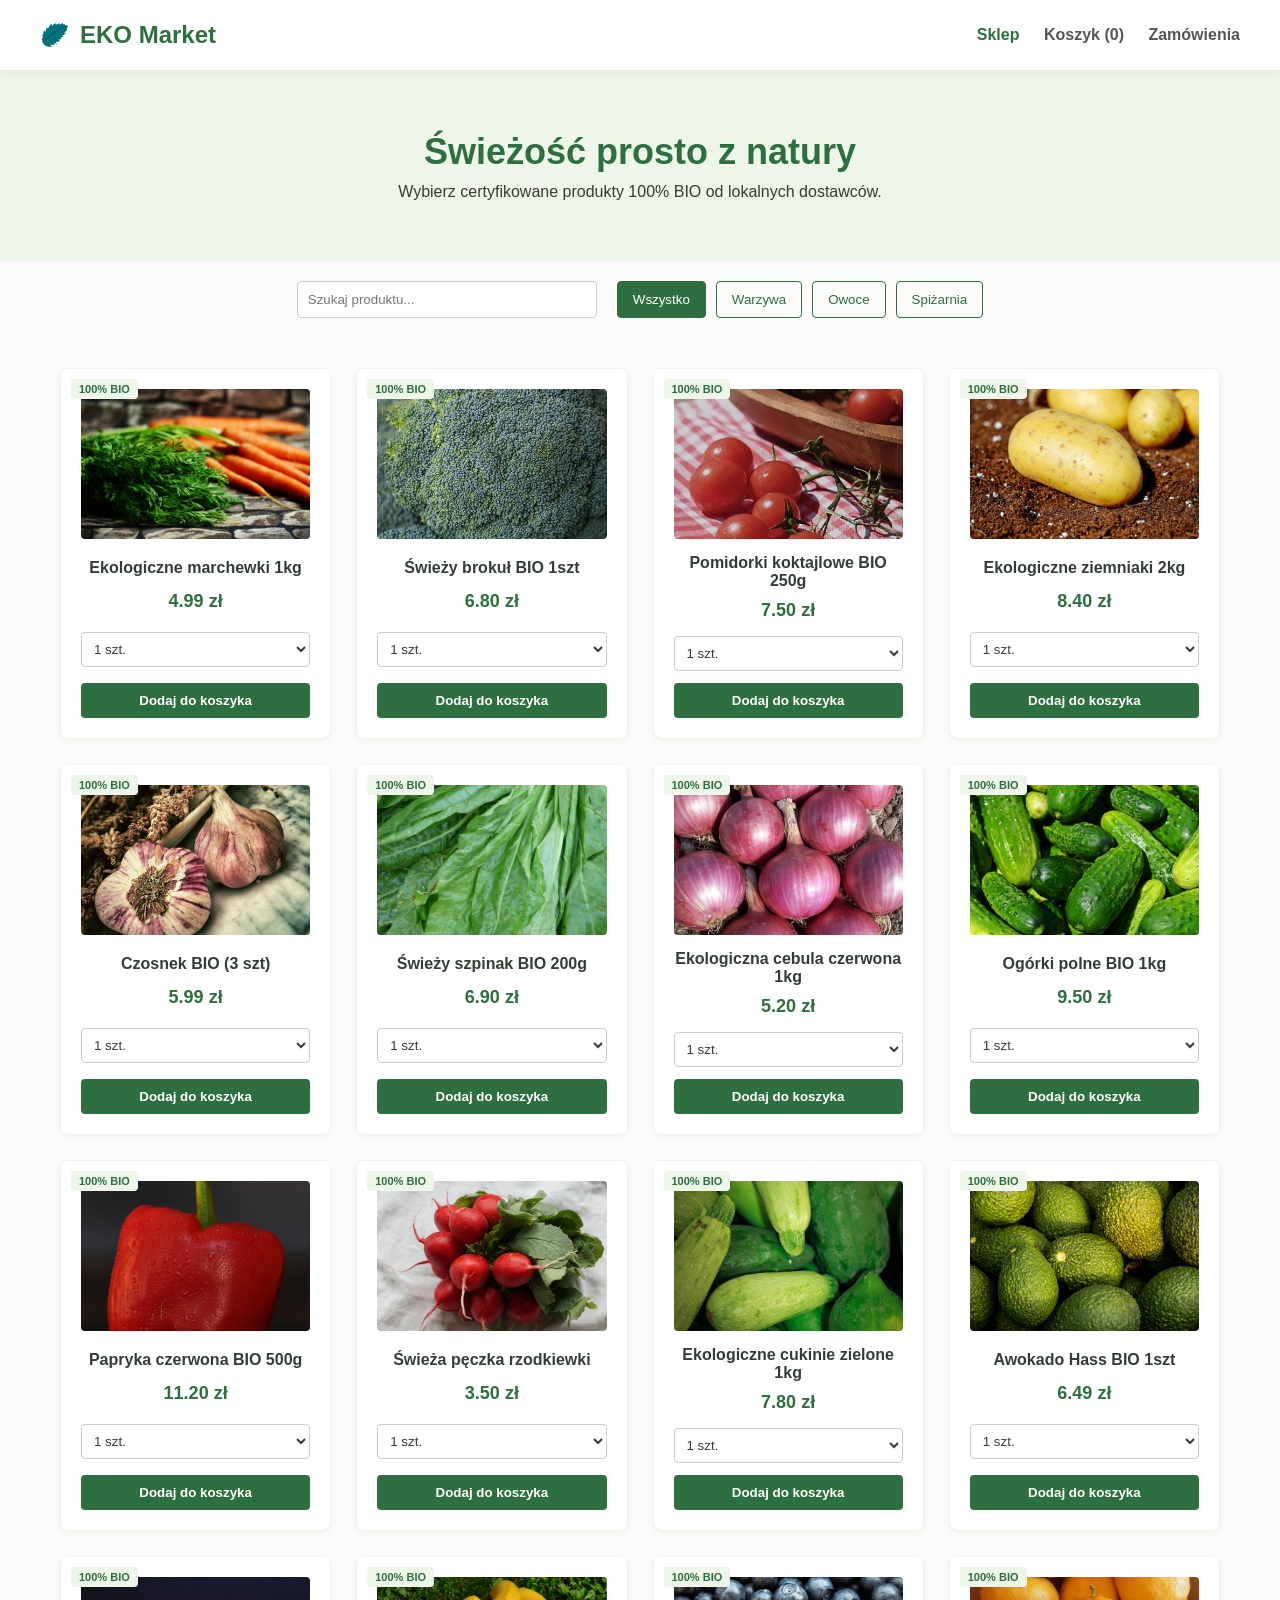
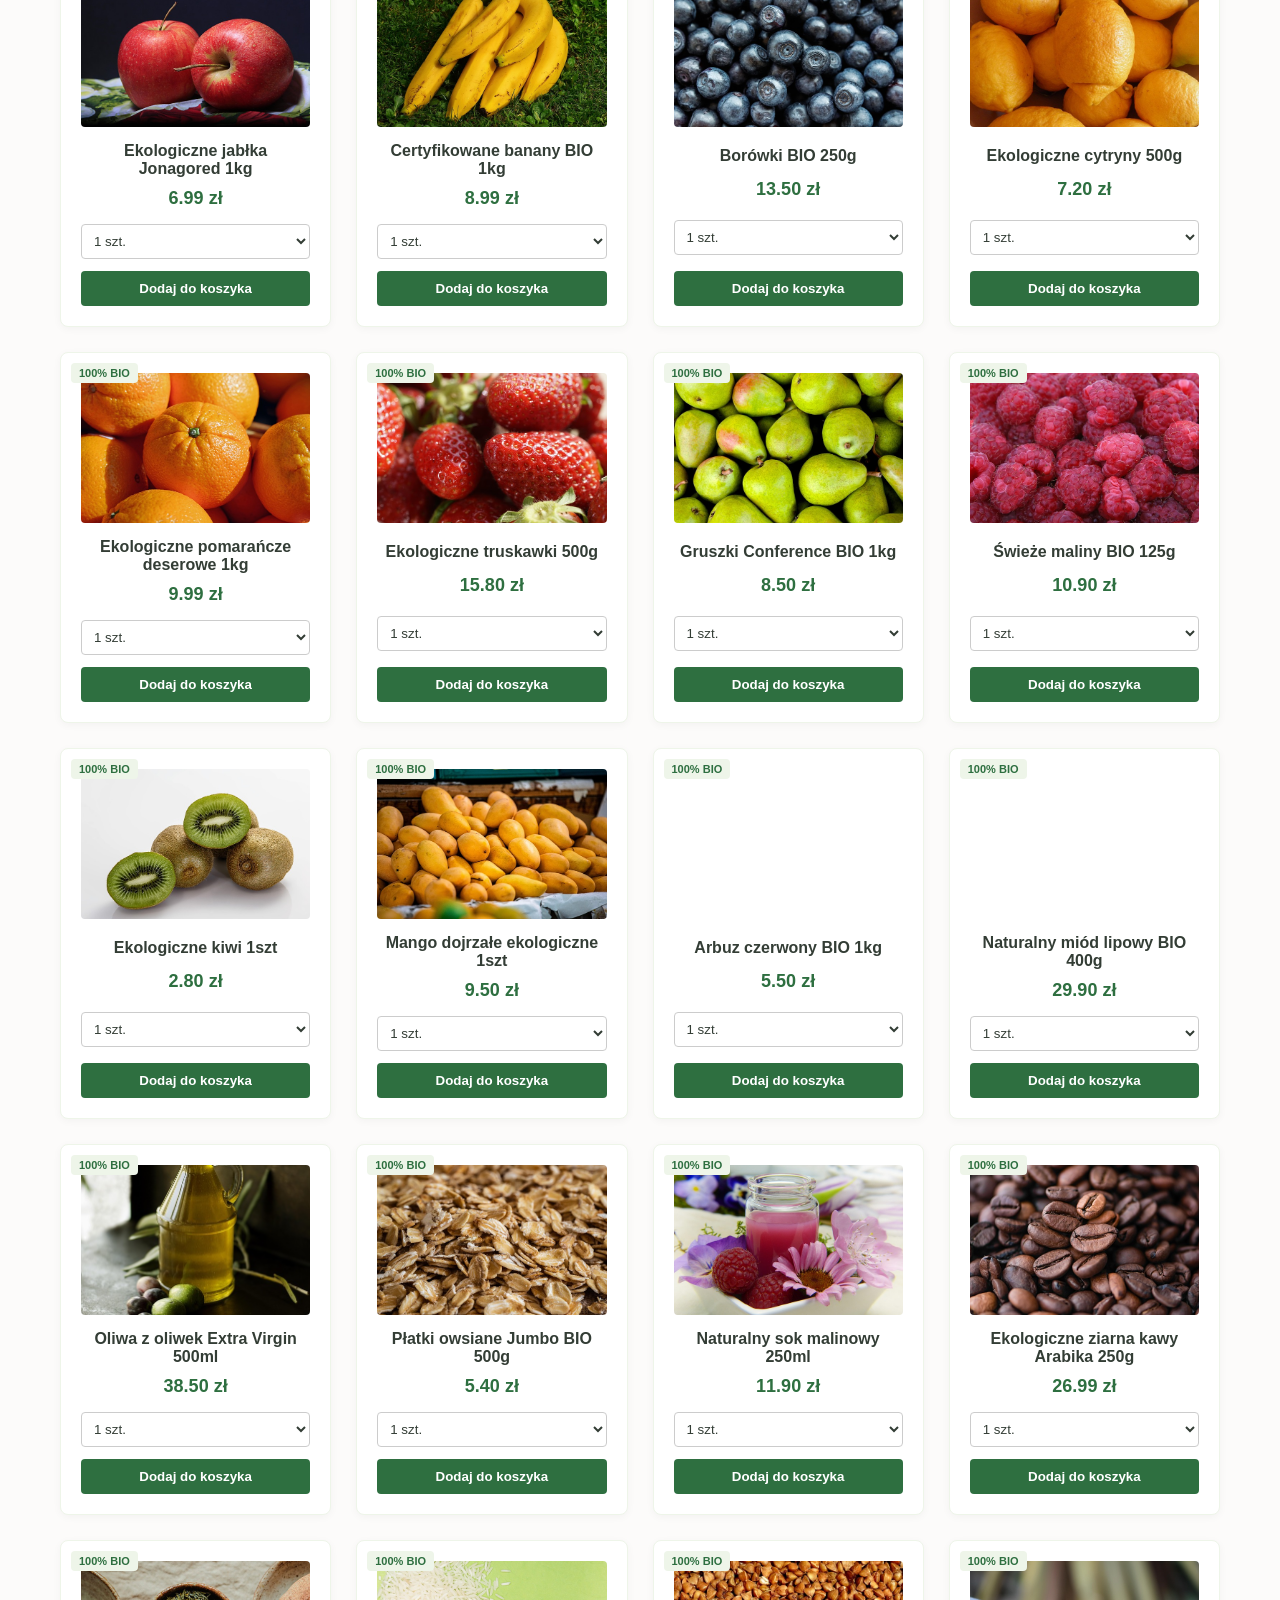
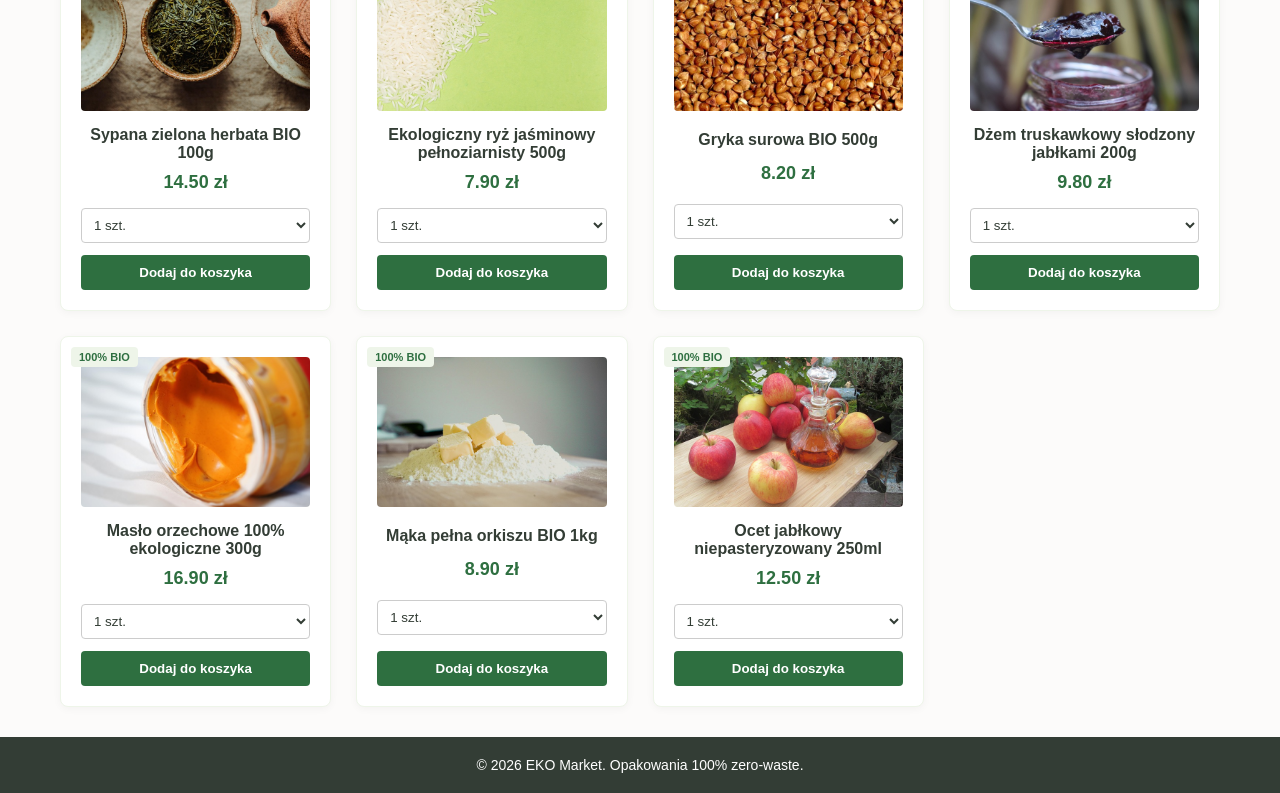
<file: index.html>
<!doctype html>
<html lang="pl">
  <head>
    <meta charset="UTF-8" />
    <meta name="viewport" content="width=device-width, initial-scale=1.0" />
    <title>EKO Market - Sklep Spożywczy</title>
    <link rel="icon" type="image/svg+xml" href="./assets/favicon.svg" />
    <link rel="stylesheet" href="./style.css" />
  </head>
  <body>
    <header>
      <a class="logo" href="./index.html">
        <img
          src="./assets/favicon.svg"
          alt="Logo EKO Market"
          width="30"
          height="30"
        />
        EKO Market
      </a>
      <nav>
        <a href="./index.html" class="active">Sklep</a>
        <a href="./pages/cart.html"
          >Koszyk (<span id="licznik-koszyka">0</span>)</a
        >
        <a href="./pages/orders.html">Zamówienia</a>
      </nav>
    </header>

    <section class="hero">
      <h1>Świeżość prosto z natury</h1>
      <p>Wybierz certyfikowane produkty 100% BIO od lokalnych dostawców.</p>
    </section>

    <div class="kontrola-sklepu">
      <input type="text" id="wyszukiwarka" placeholder="Szukaj produktu..." />
      <div class="filtry">
        <button class="btn-filtr active" data-kat="wszystkie">Wszystko</button>
        <button class="btn-filtr" data-kat="vegetables">Warzywa</button>
        <button class="btn-filtr" data-kat="fruits">Owoce</button>
        <button class="btn-filtr" data-kat="pantry">Spiżarnia</button>
      </div>
    </div>

    <main class="kontener">
      <div id="grid-produktow" class="grid-produktow"></div>
    </main>

    <footer>
      <p>&copy; 2026 EKO Market. Opakowania 100% zero-waste.</p>
    </footer>

    <script src="./scripts/index.mjs" type="module"></script>
  </body>
</html>
</file>
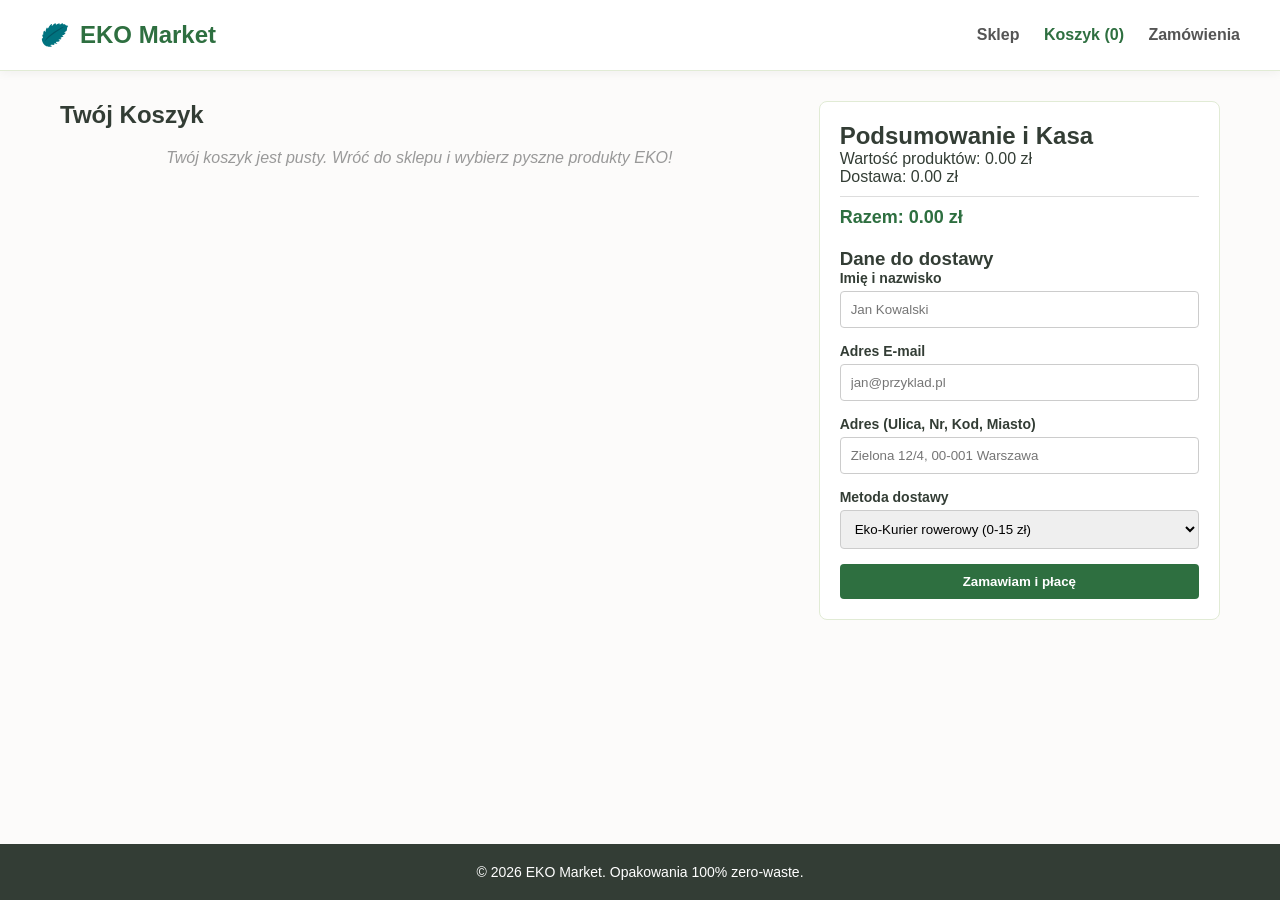
<file: pages/cart.html>
<!doctype html>
<html lang="pl">
  <head>
    <meta charset="UTF-8" />
    <meta name="viewport" content="width=device-width, initial-scale=1.0" />
    <title>Twój Koszyk - EKO Market</title>
    <link rel="icon" type="image/svg+xml" href="../assets/favicon.svg" />
    <link rel="stylesheet" href="../style.css" />
  </head>
  <body>
    <header>
      <a class="logo" href="../index.html">
        <img
          src="../assets/favicon.svg"
          alt="Logo EKO Market"
          width="30"
          height="30"
        />
        EKO Market
      </a>
      <nav>
        <a href="../index.html">Sklep</a>
        <a href="./cart.html" class="active"
          >Koszyk (<span id="licznik-koszyka">0</span>)</a
        >
        <a href="./orders.html">Zamówienia</a>
      </nav>
    </header>

    <main class="kontener">
      <section class="sekcja-koszyka">
        <h2>Twój Koszyk</h2>
        <div id="lista-koszyka"></div>
      </section>

      <section class="sekcja-kasy">
        <h2>Podsumowanie i Kasa</h2>
        <div class="podsumowanie-ceny">
          <p>Wartość produktów: <span id="suma-produktow">0.00</span> zł</p>
          <p>Dostawa: <span id="koszt-dostawy">0.00</span> zł</p>
          <hr />
          <p class="suma-calkowita">
            Razem: <span id="suma-calkowita">0.00</span> zł
          </p>
        </div>

        <form id="formularz-zamowienia">
          <h3>Dane do dostawy</h3>
          <div class="pole-formularza">
            <label for="imie">Imię i nazwisko</label>
            <input type="text" id="imie" required placeholder="Jan Kowalski" />
          </div>
          <div class="pole-formularza">
            <label for="email">Adres E-mail</label>
            <input
              type="email"
              id="email"
              required
              placeholder="jan@przyklad.pl"
            />
          </div>
          <div class="pole-formularza">
            <label for="adres">Adres (Ulica, Nr, Kod, Miasto)</label>
            <input
              type="text"
              id="adres"
              required
              placeholder="Zielona 12/4, 00-001 Warszawa"
            />
          </div>
          <div class="pole-formularza">
            <label for="dostawa">Metoda dostawy</label>
            <select id="dostawa">
              <option value="rower">Eko-Kurier rowerowy (0-15 zł)</option>
              <option value="paczkomat">
                Paczkomat - eko opakowanie (12 zł)
              </option>
            </select>
          </div>
          <button type="submit" class="btn-kup">Zamawiam i płacę</button>
        </form>
      </section>
    </main>

    <footer>
      <p>&copy; 2026 EKO Market. Opakowania 100% zero-waste.</p>
    </footer>

    <script src="../scripts/cart.mjs" type="module"></script>
  </body>
</html>
</file>
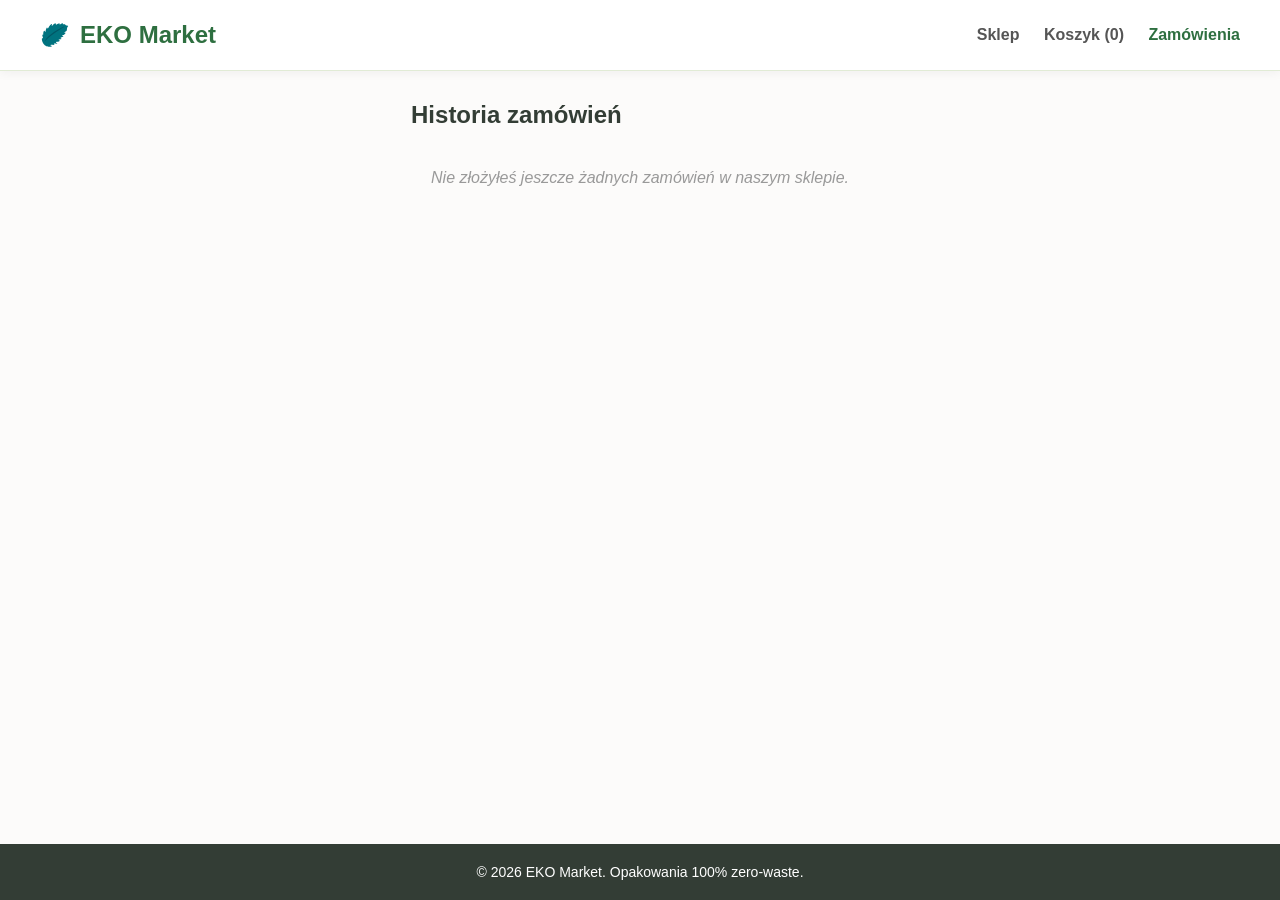
<file: pages/orders.html>
<!doctype html>
<html lang="pl">
  <head>
    <meta charset="UTF-8" />
    <meta name="viewport" content="width=device-width, initial-scale=1.0" />
    <title>Moje Zamówienia - EKO Market</title>
    <link rel="icon" type="image/svg+xml" href="../assets/favicon.svg" />
    <link rel="stylesheet" href="../style.css" />
  </head>
  <body>
    <header>
      <a class="logo" href="../index.html">
        <img
          src="../assets/favicon.svg"
          alt="Logo EKO Market"
          width="30"
          height="30"
        />
        EKO Market
      </a>
      <nav>
        <a href="../index.html">Sklep</a>
        <a href="./cart.html">Koszyk (<span id="licznik-koszyka">0</span>)</a>
        <a href="./orders.html" class="active">Zamówienia</a>
      </nav>
    </header>

    <main class="kontener-waski">
      <div class="naglowek-sekcji">
        <h2>Historia zamówień</h2>
      </div>

      <div id="lista-zamowien"></div>
    </main>

    <footer>
      <p>&copy; 2026 EKO Market. Opakowania 100% zero-waste.</p>
    </footer>

    <script src="../scripts/orders.mjs" type="module"></script>
  </body>
</html>
</file>
<file: style.css>
/* GLOBALNE */
* {
  margin: 0;
  padding: 0;
  box-sizing: border-box;
  font-family: 'Segoe UI', Tahoma, Geneva, Verdana, sans-serif;
}

html {
  scrollbar-width: none;
  -ms-overflow-style: none;
}

html::-webkit-scrollbar {
  display: none;
}

body {
  background-color: #fcfbfa;
  color: #333d35;
  display: flex;
  flex-direction: column;
  min-height: 100vh;
}

/* NAWIGACJA */
header {
  background-color: #ffffff;
  display: flex;
  justify-content: space-between;
  align-items: center;
  padding: 20px 40px;
  border-bottom: 1px solid #e1ebd5;
  position: sticky;
  top: 0;
  z-index: 1000;
  box-shadow: 0 2px 10px rgba(0, 0, 0, 0.05);
}

header .logo {
  font-size: 24px;
  font-weight: bold;
  color: #2e6f40;
  display: flex;
  align-items: center;
  gap: 10px;
  text-decoration: none;
  user-select: none;
}

header .logo img {
  display: block;
}

nav a {
  text-decoration: none;
  color: #555;
  margin-left: 20px;
  font-weight: 600;
}

nav a:hover,
nav a.active {
  color: #2e6f40;
}

/* LAYOUT */
.kontener {
  max-width: 1200px;
  margin: 30px auto;
  padding: 0 20px;
  flex: 1;
  display: block;
  width: 100%;
}

.kontener-waski {
  max-width: 800px;
  margin: 30px auto;
  padding: 0 20px;
  flex: 1;
}

/* WYSZUKIWARKA I FILTRY */
.hero {
  background-color: #eef5e9;
  text-align: center;
  padding: 60px 20px;
}

.hero h1 {
  color: #2e6f40;
  font-size: 36px;
  margin-bottom: 10px;
}

.kontrola-sklepu {
  max-width: 1200px;
  margin: 20px auto 0 auto;
  padding: 0 20px;
  display: flex;
  justify-content: space-between;
  align-items: center;
  gap: 20px;
  flex-wrap: wrap;
}

#wyszukiwarka {
  padding: 10px;
  width: 300px;
  border: 1px solid #ccc;
  border-radius: 4px;
}

.filtry {
  display: flex;
  gap: 10px;
}

.btn-filtr {
  padding: 10px 15px;
  border: 1px solid #2e6f40;
  background: transparent;
  color: #2e6f40;
  cursor: pointer;
  border-radius: 4px;
}

.btn-filtr.active,
.btn-filtr:hover {
  background: #2e6f40;
  color: white;
}

/* SIATKA PRODUKTÓW */
.grid-produktow {
  display: grid !important;
  grid-template-columns: repeat(auto-fill, minmax(250px, 1fr)) !important;
  gap: 25px !important;
  margin-top: 20px;
  width: 100%;
}

.sekcja-koszyka {
  flex: 2;
}

.sekcja-kasy {
  flex: 1;
  background: #fff;
  padding: 20px;
  border-radius: 8px;
  border: 1px solid #e1ebd5;
}

/* PRODUKT */
.wybor-ilosci-sklep {
  margin-bottom: 12px;
  width: 100%;
}

.wybor-ilosci-sklep select {
  width: 100%;
  padding: 8px;
  border: 1px solid #ccc;
  border-radius: 4px;
  background-color: #fff;
  color: #333d35;
  font-weight: 500;
  cursor: pointer;
}

.btn-dodano-aktywne {
  background-color: #777777 !important;
  color: #ffffff !important;
  cursor: not-allowed !important;
}

.logo {
  display: flex;
  align-items: center;
  gap: 10px;
  font-weight: bold;
  user-select: none;
  text-decoration: none;
}

.logo img {
  display: block;
}

/* PRZYCISKI */
button {
  transition: all 0.2s ease;
}

button:active {
  transform: scale(0.96);
}

.karta-produktu {
  background: white;
  border: 1px solid #eef5e9;
  border-radius: 8px;
  padding: 20px;
  text-align: center;
  box-shadow: 0 2px 8px rgba(0, 0, 0, 0.04);
  display: flex;
  flex-direction: column;
  justify-content: space-between;
  height: 100%;
  position: relative;
}

.tag-bio {
  position: absolute;
  top: 10px;
  left: 10px;
  background: #eef5e9;
  color: #2e6f40;
  padding: 4px 8px;
  font-size: 11px;
  font-weight: bold;
  border-radius: 4px;
  z-index: 1;
}

.karta-produktu img {
  width: 100%;
  height: 150px;
  object-fit: cover;
  border-radius: 4px;
  margin-bottom: 15px;
}

.karta-produktu h3 {
  font-size: 16px;
  margin-bottom: 10px;
  color: #333d35;
}

.karta-produktu .cena {
  color: #2e6f40;
  font-weight: bold;
  margin-bottom: 15px;
  font-size: 18px;
}

.btn-dodaj,
.btn-kup {
  background: #2e6f40;
  color: white;
  border: none;
  padding: 10px 20px;
  width: 100%;
  border-radius: 4px;
  cursor: pointer;
  font-weight: bold;
}

.btn-dodaj:hover,
.btn-kup:hover {
  background: #235431;
  transform: translateY(-1px);
}

.btn-usun-mini {
  background: #777;
  color: white;
  border: none;
  padding: 5px 10px;
  border-radius: 4px;
  cursor: pointer;
}

.btn-usun-mini:hover {
  background: #666;
  transform: translateY(-1px);
}

.btn-anuluj-zamowienie:hover {
  background-color: #cc3b3b !important;
  transform: translateY(-1px);
}

/* ELEMENTY KOSZYKA */
.element-koszyka {
  display: flex;
  justify-content: space-between;
  align-items: center;
  background: #ffffff;
  padding: 20px;
  margin-bottom: 15px;
  border-radius: 8px;
  border: 1px solid #eef5e9;
  box-shadow: 0 2px 6px rgba(0, 0, 0, 0.02);
  transition: transform 0.2s ease;
}

.element-koszyka:hover {
  transform: translateY(-2px);
  border-color: #e1ebd5;
}

.dane-produktu-koszyk h4 {
  font-size: 16px;
  color: #333d35;
  margin-bottom: 4px;
}

.dane-produktu-koszyk small {
  color: #7f8c8d;
  font-size: 13px;
}

.prawa-strona-koszyk {
  display: flex;
  align-items: center;
  gap: 25px;
}

.kontrola-ilosci {
  display: flex;
  align-items: center;
  border: 1px solid #ccc;
  border-radius: 4px;
  overflow: hidden;
  background: #fcfbfa;
}

.kontrola-ilosci button {
  padding: 8px 12px;
  background: #f0f0f0;
  border: none;
  cursor: pointer;
  font-weight: bold;
  color: #333d35;
}

.kontrola-ilosci button:hover {
  background: #e0e0e0;
  transform: translateY(-1px);
}

.kontrola-ilosci input[type='number'] {
  width: 45px;
  text-align: center;
  border: none;
  background: transparent;
  padding: 4px 0;
  font-weight: bold;
  font-size: 14px;
  color: #333d35;
}

.kontrola-ilosci input::-webkit-outer-spin-button,
.kontrola-ilosci input::-webkit-inner-spin-button {
  -webkit-appearance: none;
  margin: 0;
}

.kontrola-ilosci input[type='number'] {
  appearance: textfield;
  -moz-appearance: textfield;
}

.cena-pozycji {
  font-weight: bold;
  color: #2e6f40;
  font-size: 16px;
  min-width: 85px;
  text-align: right;
}

.btn-delete {
  background: #ff4d4d;
  color: white;
  border: none;
  padding: 8px 14px;
  border-radius: 4px;
  cursor: pointer;
  font-weight: bold;
  font-size: 13px;
}

.btn-delete:hover {
  background: #cc3b3b;
  transform: translateY(-1px);
}

/* FORMULARZE */
.podsumowanie-ceny {
  margin-bottom: 20px;
  font-size: 16px;
}
.podsumowanie-ceny hr {
  margin: 10px 0;
  border: 0;
  border-top: 1px solid #ddd;
}
.suma-calkowita {
  font-weight: bold;
  font-size: 18px;
  color: #2e6f40;
}

.pole-formularza {
  margin-bottom: 15px;
}
.pole-formularza label {
  display: block;
  margin-bottom: 5px;
  font-size: 14px;
  font-weight: 600;
}
.pole-formularza input,
.pole-formularza select {
  width: 100%;
  padding: 10px;
  border: 1px solid #ccc;
  border-radius: 4px;
}

/* ZAMÓWIENIA */
.naglowek-sekcji {
  display: flex;
  justify-content: space-between;
  align-items: center;
  margin-bottom: 20px;
}

.karta-zamowienia {
  background: white;
  border: 1px solid #ddd;
  border-radius: 6px;
  padding: 15px;
  margin-bottom: 15px;
}

.naglowek-zamowienia {
  display: flex;
  justify-content: space-between;
  font-weight: bold;
  color: #2e6f40;
  border-bottom: 1px solid #eee;
  padding-bottom: 10px;
  margin-bottom: 10px;
}

.brak-wynikow {
  text-align: center;
  color: #999;
  padding: 20px;
  font-style: italic;
}

/* STOPKA */
footer {
  background: #333d35;
  color: #fff;
  text-align: center;
  padding: 20px;
  margin-top: auto;
  font-size: 14px;
}

/* RESPONSYWNOŚĆ */
@media (min-width: 769px) {
  main.kontener:has(.sekcja-kasy) {
    display: flex;
    gap: 40px;
  }

  .sekcja-koszyka {
    flex: 2;
  }

  .sekcja-kasy {
    flex: 1;
    position: sticky;
    top: 100px;
    height: fit-content;
  }
}

@media (max-width: 768px) {
  header {
    padding: 10px 15px;
  }

  .kontrola-sklepu {
    flex-direction: column;
    align-items: stretch;
  }

  #wyszukiwarka {
    width: 100%;
  }

  .filtry {
    flex-wrap: wrap;
    justify-content: center;
  }

  .grid-produktow {
    grid-template-columns: 1fr;
  }

  .karta-produktu h3 {
    font-size: 14px;
  }

  .element-koszyka {
    flex-direction: column;
    gap: 15px;
  }

  .prawa-strona-koszyk {
    width: 100%;
  }
  .grid-produktow {
    grid-template-columns: repeat(2, 1fr) !important;
    gap: 10px !important;
  }

  .karta-produktu h3 {
    font-size: 14px;
  }
}
</file>
